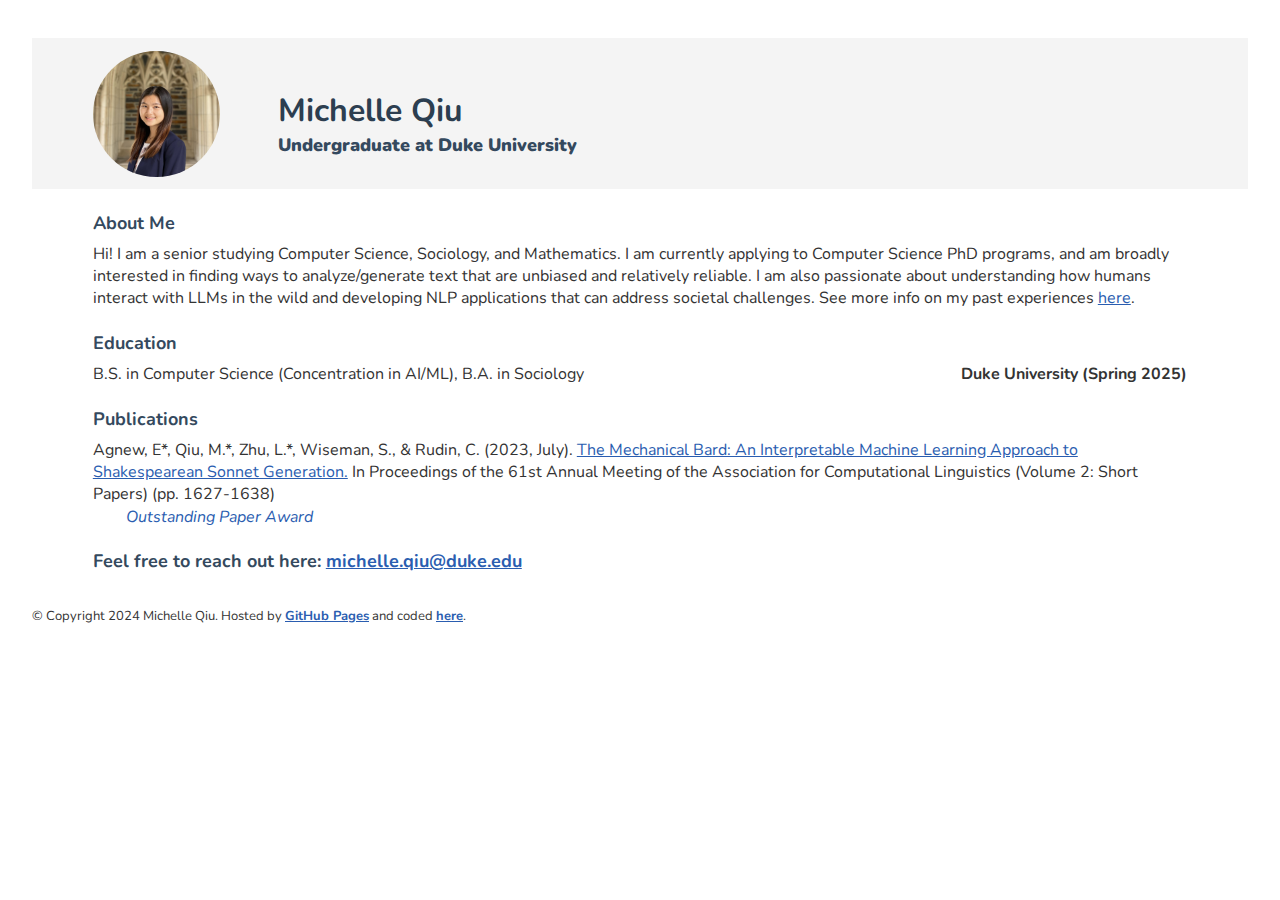
<file: index.html>
<!DOCTYPE html>
<html lang="en">
<head>
    <meta charset="UTF-8">
    <meta name="viewport" content="width=device-width, initial-scale=1.0">
    <link rel="shortcut icon" href="files/favicon.ico">

    <title>Michelle Qiu</title>
    
    <link href="https://fonts.googleapis.com/css2?family=Nunito:ital,wght@0,200..1000;1,200..1000&display=swap" rel="stylesheet">
    <style>
        body {
            font-family: 'Nunito', serif;
            font-optical-sizing: auto;
            font-style: normal;
            font-weight: 400;
            line-height: 1.4;
            color: #333;
            max-width: 95%;
            margin: 0 auto;
            padding-top: 0%;
            padding-bottom: 0%;
            margin-top:3%;
        }
        header {
            font-family: 'Nunito', serif;
            font-optical-sizing: auto;
            font-style: normal;
            font-weight: 400;
            background-color: #f4f4f4;
            text-align: left;
            padding-left:5%;
            display: flex;          
            align-items: center;   
            padding-bottom:1%;
            padding-top:1%
        }
        footer {
            padding-top:2%;
            font-family: 'Nunito', serif;
            font-size:13px;
        }
        .header-text {
            flex: 1;  
            margin-left: 5%;
            line-height: 1;
        }

        h1 {
            color: #2c3e50;
            font-size:xx-large;
            margin-bottom:1%;

        }
        h2 {
            color: #34495e;
            font-size:large;
            line-height: 1;
            margin-bottom: 0;
            margin-top:0;

        }
        
        p {
            margin-top: 1%;
        }

        .section {
            margin-top:2%;
            margin-bottom: 0%;
            padding-left: 5%;
            padding-right:5%
        }
        
        img{
            border-radius:50%;
            width:11%;
            height:11%;

        }

        .tab4 {
            display: inline-block; 
            margin-left: 3%;
        }
        .education{
            justify-content: space-between; 
            display: flex;          
        }
        a {
            color: #2a5db0; 
        }
        a:link { 
            color: #2a5db0; 
        }
        a:visited { 
            color: #572ab0
        }
        a:hover {  
            color: #357abd;
        }
       
    </style>
</head>
<body>
    <header>
        <img class="profile" src="files/photo.jpg"></img>

        <div class="header-text">
            <h1>Michelle Qiu</h1>
            <h2><strong>Undergraduate at Duke University</strong></h2>
        </div>

    </header>

    <div class="section">
        <h2>About Me</h2>
        <p>Hi! I am a senior studying Computer Science, Sociology, and Mathematics. I am currently applying to Computer Science PhD programs, and am broadly interested in finding ways to analyze/generate text that are unbiased and relatively reliable. I am also passionate about understanding how humans interact with LLMs in the wild and developing NLP applications that can address societal challenges. See more info on my past experiences <a target="_blank" href="files/CV.pdf">here</a>.  </p>
    </div>

    <div class="section">
        <h2>Education</h2>
            <p class="education"><span>B.S. in Computer Science (Concentration in AI/ML), B.A. in Sociology</span>
            <span><strong>Duke University (Spring 2025)</strong></span></p>
        
    </div>

    <div class="section">
        <h2>Publications</h2>
        <p>Agnew, E*, Qiu, M.*, Zhu, L.*, Wiseman, S., & Rudin, C. (2023, July). <a target="_blank" href="https://aclanthology.org/2023.acl-short.140.pdf">The Mechanical Bard: An Interpretable
                Machine Learning Approach to Shakespearean Sonnet Generation.</a> In Proceedings of the 61st Annual Meeting of
                the Association for Computational Linguistics (Volume 2: Short Papers) (pp. 1627-1638) 
                <br ><a target="_blank" href="https://2023.aclweb.org/program/best_papers/"><i><span class="tab4">Outstanding Paper Award</span></i></a></br>
            </p>
    </div>

    <div class="section">
        <h2>Feel free to reach out here: <a href="mailto:michelle.qiu@duke.edu">michelle.qiu@duke.edu</a></h2>
    </div>
</body>
<footer>
    <div className="footer">
    <p>© Copyright 2024 Michelle Qiu. Hosted by <a href="https://pages.github.com/" target="_blank" rel="noopener noreferrer"><strong>GitHub Pages</strong></a> and coded <a href="https://github.com/michelle-qiu/michelle-qiu.github.io/" target="_blank" rel="noopener noreferrer"><strong> here</strong></a>.
    </p>   
    </div>
</footer> 
</html>
</file>
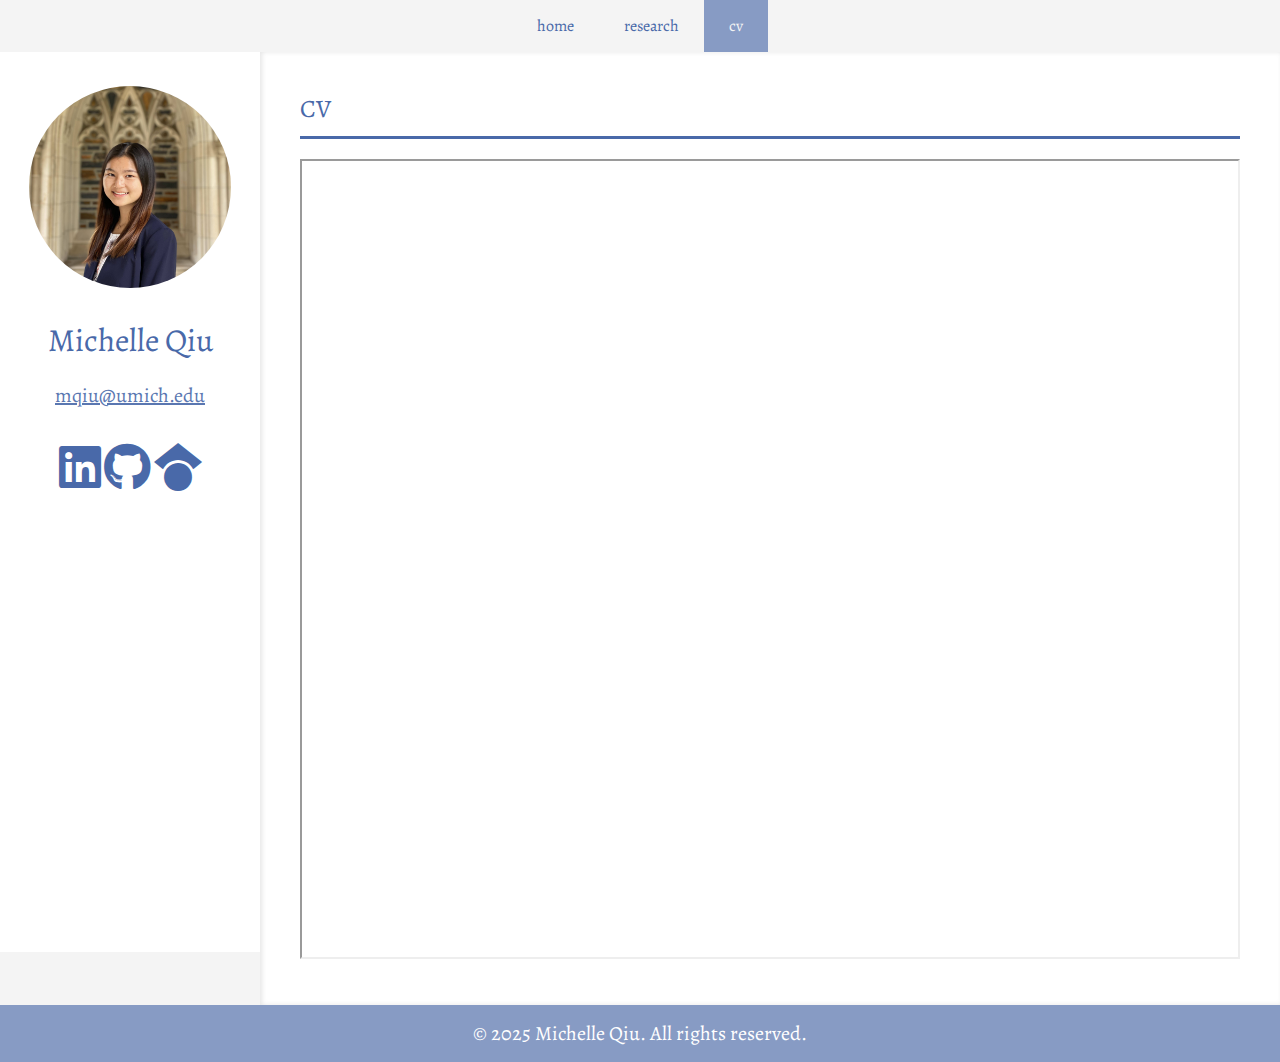
<file: cv.html>
<!DOCTYPE html>
<html lang="en">
<head>
    <meta charset="UTF-8">
    <meta name="viewport" content="width=device-width, initial-scale=1.0">
    <link href="https://fonts.googleapis.com/css2?family=Alegreya:ital,wght@0,400;0,700;1,400&display=swap" rel="stylesheet">
    <link rel="stylesheet" href="style.css">
      <link rel="icon" href="files/favicon.ico" type="image/x-icon">
</head>
<body>
     <nav>
    <ul>
      <li><a href="index.html" >home</a></li>
      <li><a href="research.html">research</a></li>
      <li><a href="cv.html" class="active">cv</a></li>
    </ul></nav>
    <div class="page-layout">
        <iframe src="sidebar.html" class="sidebar-frame"></iframe>
        <main class="main-content">
            <section id="cv">
        <h2>CV</h2>
        <iframe src="files/CV.pdf" width="100%" height="800px">
            This browser does not support PDFs. Please download the PDF to view it: 
            <a href="files/CV.pdf">Download PDF</a>.
        </iframe>
        </section>
</main>
</div>
    <footer>
        <p>&copy; 2025 Michelle Qiu. All rights reserved.</p>
    </footer>
</body>
</html>
</file>
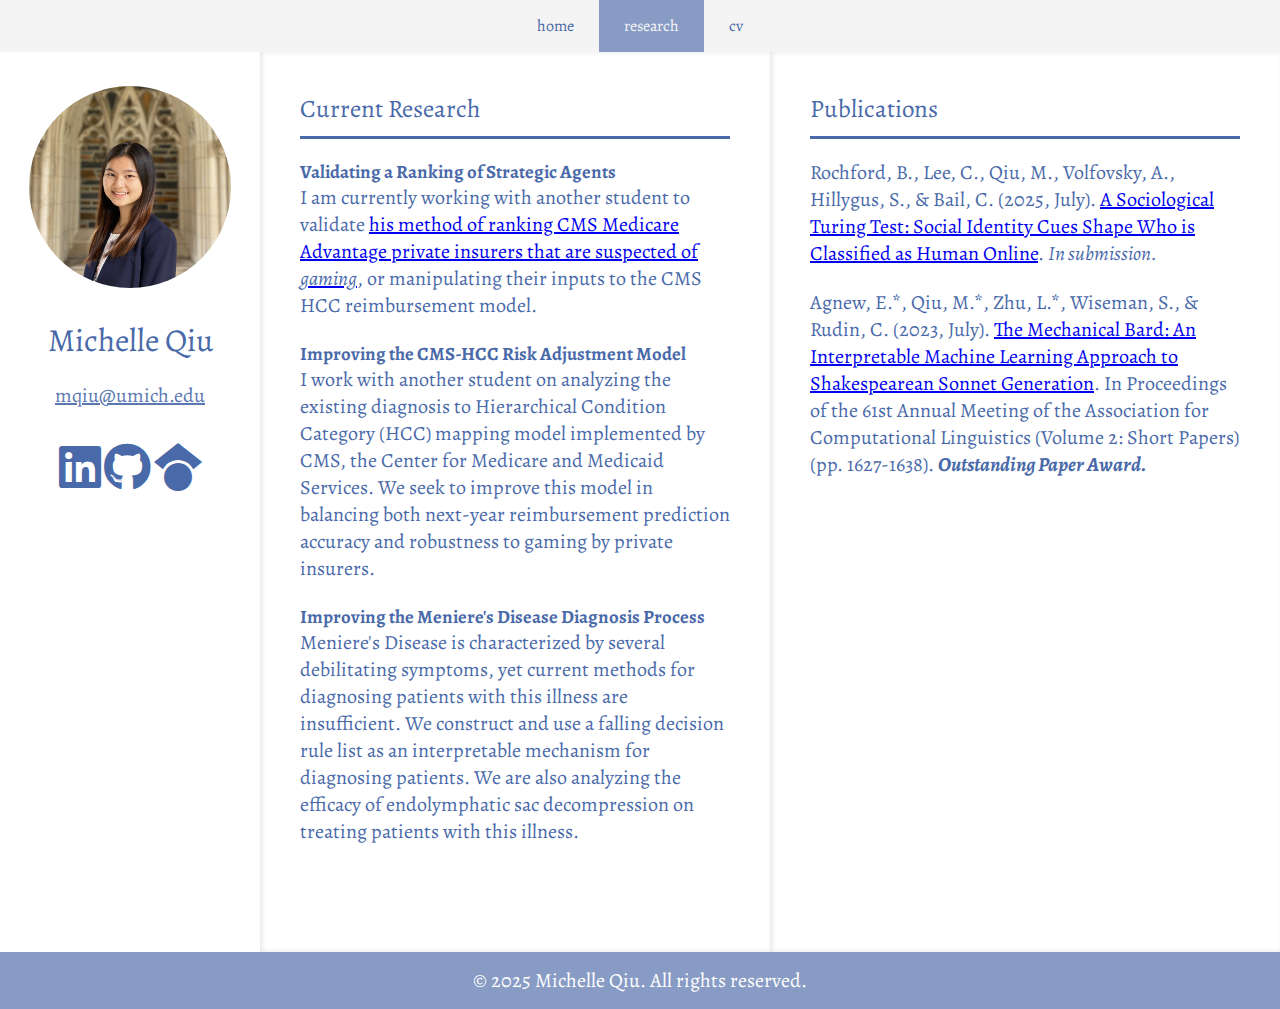
<file: research.html>
<!DOCTYPE html>
<html lang="en">
<head>
    <meta charset="UTF-8">
    <meta name="viewport" content="width=device-width, initial-scale=1.0">
    <link href="https://fonts.googleapis.com/css2?family=Alegreya:ital,wght@0,400;0,700;1,400&display=swap" rel="stylesheet">
    <link rel="stylesheet" href="style.css">
      <link rel="icon" href="files/favicon.ico" type="image/x-icon">
</head>
<body>
    <nav>
    <ul>
      <li><a href="index.html" >home</a></li>
      <li><a href="research.html" class="active">research</a></li>
      <li><a href="cv.html">cv</a></li>
    </ul>
  </nav>


  <div class="page-layout">
    <iframe src="sidebar.html" class="sidebar-frame"></iframe>

    <main class="main-content">
            <section id="research">
        <h2>Current Research</h2>
        <div class="project">
            <h3>Validating a Ranking of Strategic Agents</h3>
            <p>I am currently working with another student to validate <a href="https://arxiv.org/html/2412.02000v1">his method of ranking CMS Medicare Advantage private insurers that are suspected of <i>gaming</i></a>, or manipulating their inputs to the CMS HCC reimbursement model.</p>
        </div>
        <br>
        <div class="project">
            <h3>Improving the CMS-HCC Risk Adjustment Model</h3>
            <p>I work with another student on analyzing the existing diagnosis to Hierarchical Condition Category (HCC) mapping model implemented by CMS, the Center for Medicare and Medicaid Services. We seek to improve this model in balancing both next-year reimbursement prediction accuracy and robustness to gaming by private insurers.</p>
        </div>
        <br>
        <div class="project">
            <h3>Improving the Meniere's Disease Diagnosis Process</h3>
            <p>Meniere's Disease is characterized by several debilitating symptoms, yet current methods for diagnosing patients with this illness are insufficient. We construct and use a falling decision rule list as an interpretable mechanism for diagnosing patients. We are also analyzing the efficacy of endolymphatic sac decompression on treating patients with this illness.</p>
        </div>
        </section>
    </main>

    <main class="main-content">
            <section id="publications">
        <h2>Publications</h2>
        <div class="project">
            <p>Rochford, B., Lee, C., Qiu, M., Volfovsky, A., Hillygus, S., & Bail, C. (2025, July). <a href="https://osf.io/preprints/socarxiv/c8sn3_v1">A Sociological Turing Test: Social Identity Cues Shape Who is Classified as Human Online</a>. <i>In submission.</i></p>
         </div>
         <br>
        <div class="project">
            <p>Agnew, E.*, Qiu, M.*, Zhu, L.*, Wiseman, S., & Rudin, C. (2023, July). <a href="https://aclanthology.org/2023.acl-short.140/">The Mechanical Bard: An Interpretable Machine Learning Approach to Shakespearean Sonnet Generation</a>. In Proceedings of the 61st Annual Meeting of the Association for Computational Linguistics (Volume 2: Short Papers) (pp. 1627-1638). <strong><i>Outstanding Paper Award.</i></strong></p>
        </div>
        </section>
    </main>
</div>

  <footer>
    <p>&copy; 2025 Michelle Qiu. All rights reserved.</p>
  </footer>
</body>
</html>
</file>
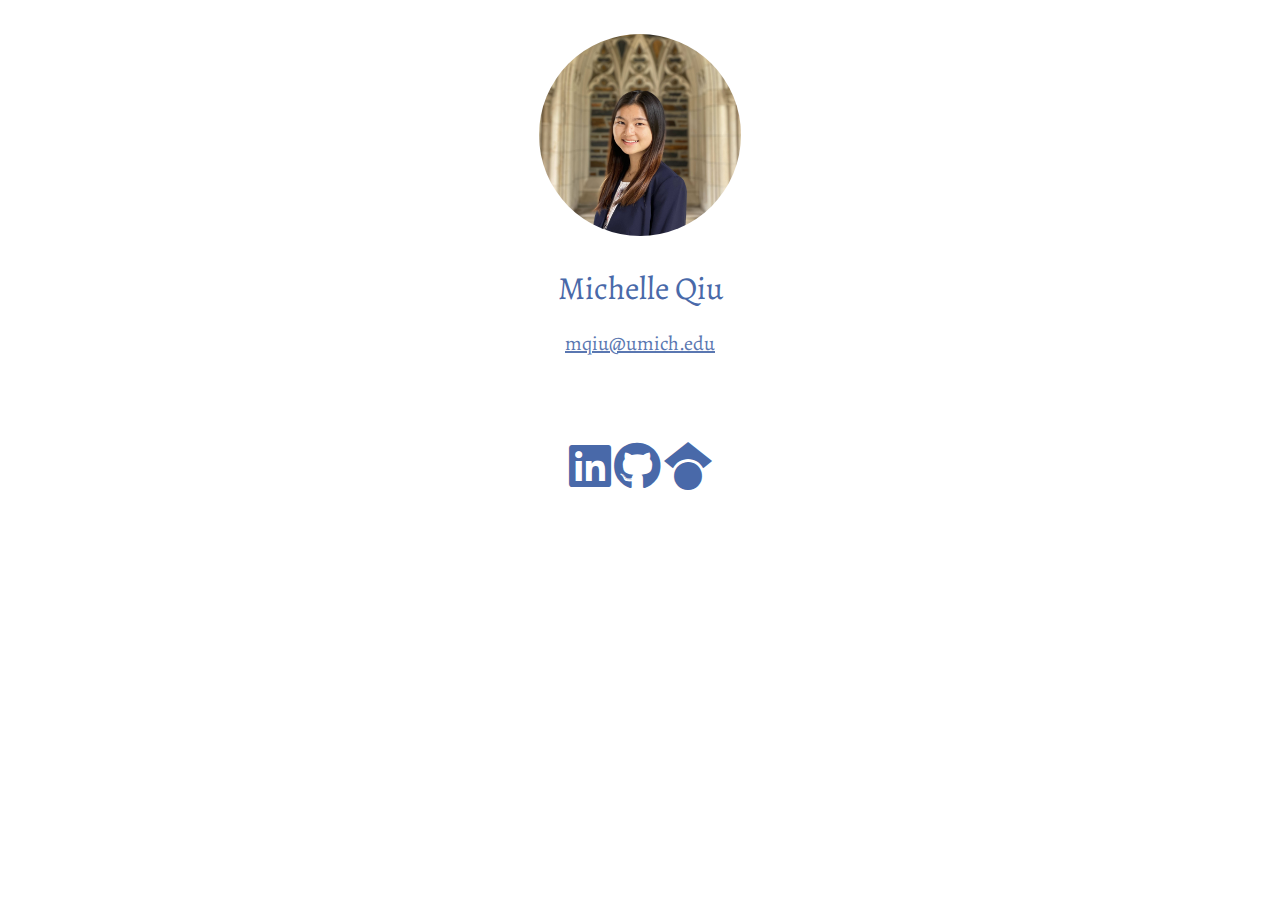
<file: sidebar.html>
<!DOCTYPE html>
<html lang="en">
<head>
    <meta charset="UTF-8">
    <meta name="viewport" content="width=device-width, initial-scale=1.0">
    <link href="https://fonts.googleapis.com/css2?family=Alegreya:ital,wght@0,400;0,700;1,400&display=swap" rel="stylesheet">
    <link rel="stylesheet" href="style.css">
    <link rel="stylesheet"  href="https://cdnjs.cloudflare.com/ajax/libs/font-awesome/6.6.0/css/all.min.css"/>
    <link rel="icon" href="favicon.ico" type="image/x-icon">
</head>

<body>
  <aside class="sidebar">
    <img src="files/photo.jpg" alt="Michelle Qiu" class="profile-img">
    <h1>Michelle Qiu</h1>
    <div class="contact">
      <p> <a href="mailto:mqiu@umich.edu">mqiu@umich.edu</a></p>
    </div>
<br>
    <div class="social-icons">
        <a href="https://linkedin.com/in/michelleqiu1" target="_blank"><i class="fa-brands fa-linkedin fa-3x"></i></a>
        <a href="https://github.com/michelle-qiu" target="_blank"><i class="fa-brands fa-github fa-3x"></i></a>
      <a href="https://scholar.google.com/citations?user=1b_l2HUAAAAJ" target="_blank">
        <i class="fa-brands fa-google-scholar fa-3x"></i></a>
     
    </div>
  </aside>
</body>
</html>
</file>
<file: style.css>
@import url('https://fonts.googleapis.com/css2?family=Alegreya:wght@400;700&display=swap');

* {
  margin: 0;
  padding: 0;
  box-sizing: border-box;
}
p{
  font-size:20px;

}
container{
  background-color: #f4f4f4;
  width: 90%;
  height:90%
}

body {
  font-family: 'Alegreya', serif;
  background-color: #f4f4f4;
  color: #4969a9;
}
h2{
  font-family: 'Alegreya', serif;
  color: #4969a9;
  font-weight: 200;
  font-size: 25px;
}
h1{
  font-family: 'Alegreya', serif;
  color: #4969a9;
  font-weight: 200;
  font-size: 30px;
}
/* Navigation bar */
nav {
  background-color: #f4f4f4;
  position: sticky;
  top: 0;
  z-index: 1000;
}

nav ul {
  list-style: none;
  display: flex;
  justify-content: center;
  flex-wrap: wrap;
}

nav a {
  color: #4969a9;
  text-decoration: none;
  padding: 15px 25px;
  display: block;
  transition: background-color 0.3s;
}

nav a:hover,
nav a.active {
  background-color: #4969a9a3;
  color:#f4f4f4
}


/* Page layout */
.page-layout {
  display: flex;
  min-height: 100vh;
}

/* Sidebar styling */
.sidebar-frame {
  width: 260px;
  height: 100vh;
  border: none;
  overflow: hidden;
}

.sidebar {
  background: white;
  color: #4969a9;
  text-align: center;
  padding: 30px 15px;
  height: 100vh;
  box-sizing: border-box;
}

.profile-img {
  width: 210px;
  height: 210px;
  border-radius: 50%;
  border: 4px solid white;
  object-fit: cover;
  margin-bottom: 20px;
}

.sidebar h1 {
  font-size: 2em;
  margin-bottom: 5px;
}

.sidebar p {
  opacity: 0.9;
}

.contact {
  margin-top: 20px;
  color:#4969a9;
}

.contact a {
  color: #4969a9;
  text-decoration: underline;
}

/* Social icons */
.social-icons{
  padding-top:5%;
  
}
.social-icons a, i{
  color: #4969a9; /* your preferred color */

}

.social-icons a:hover {
  transform: scale(1.2);
}


/* Main content */
.main-content {
  flex: 1;
  padding: 40px;
  background-color: white;
  box-shadow: inset 2px 0 5px rgba(0, 0, 0, 0.1);
}

h2 {
  color: #4969a9;
  border-bottom: 3px solid #4969a9;
  padding-bottom: 10px;
  margin-bottom: 20px;
}

/* Footer */
footer {
  text-align: center;
  background-color: #4969a9a3;
  color: white;
  padding: 15px;
}
</file>
